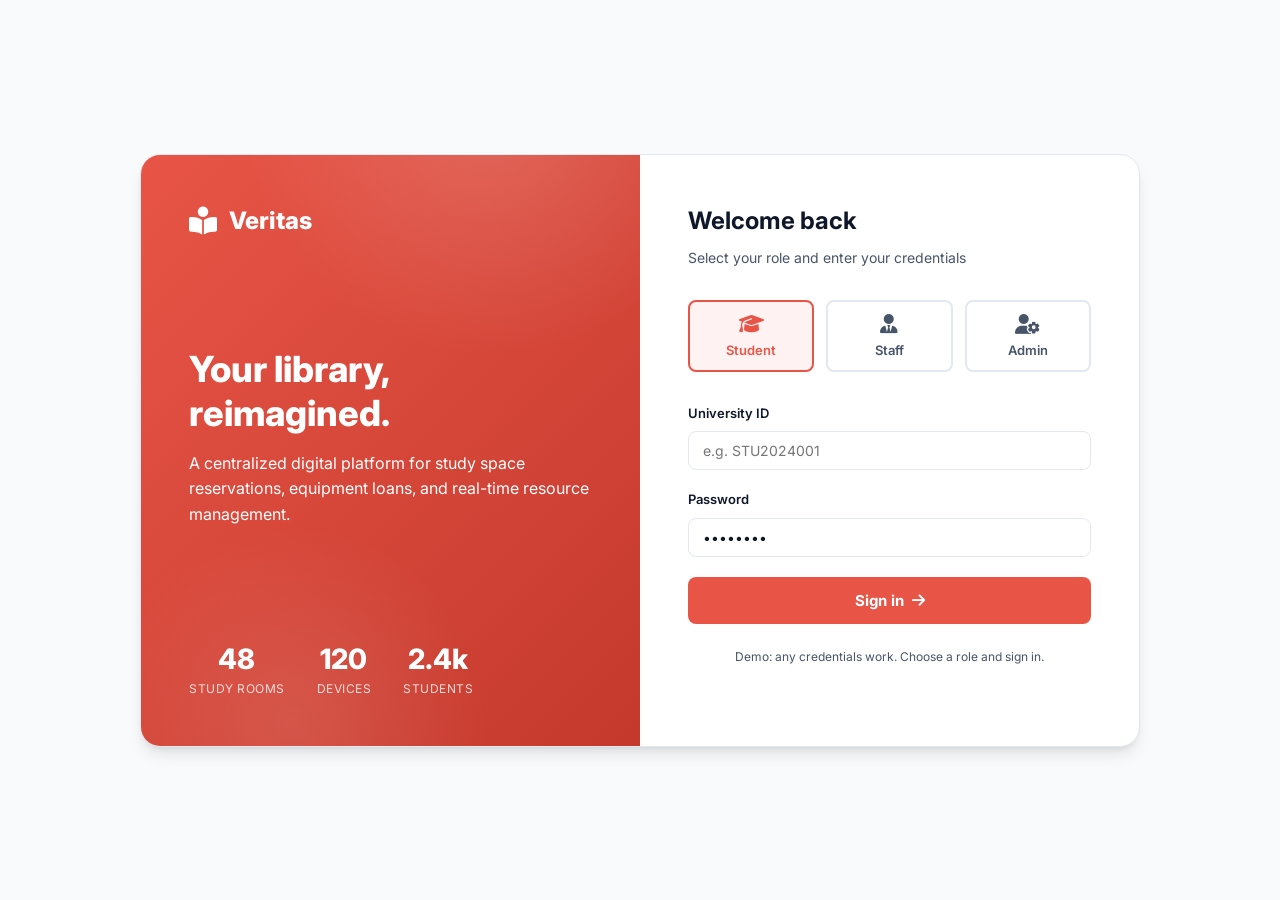
<file: index.html>
<!DOCTYPE html>
<html lang="en" data-theme="light">
<head>
    <meta charset="UTF-8">
    <meta name="viewport" content="width=device-width, initial-scale=1.0">
    <title>Veritas — Library Management System</title>
    <link rel="preconnect" href="https://fonts.googleapis.com">
    <link rel="preconnect" href="https://fonts.gstatic.com" crossorigin>
    <link href="https://fonts.googleapis.com/css2?family=Inter:wght@300;400;500;600;700;800&display=swap" rel="stylesheet">
    <link rel="stylesheet" href="https://cdnjs.cloudflare.com/ajax/libs/font-awesome/6.4.0/css/all.min.css">
    <link rel="stylesheet" href="style.css">
</head>
<body>
    <!-- Login Splash Animation -->
    <div class="login-splash" id="login-splash">
      <div class="login-splash-logo">
        <i class="fa-solid fa-book-open"></i>
        <span>Veritas</span>
      </div>
    </div>

    <div id="toast-container"></div>

    <div id="modal-backdrop" class="modal-backdrop">
        <div class="modal">
            <div class="modal-header">
                <h3 id="modal-title">Title</h3>
                <button class="modal-close" onclick="closeModal()"><i class="fa-solid fa-xmark"></i></button>
            </div>
            <div id="modal-body" class="modal-body">Body</div>
            <div id="modal-footer" class="modal-footer">Footer</div>
        </div>
    </div>

    <!-- ================= LOGIN PAGE ================= -->
    <div id="page-login" class="page active">
        <div class="login-wrap">
            <div class="login-hero">
                <div class="login-logo"><i class="fa-solid fa-book-open-reader"></i> <span>Veritas</span></div>
                <div>
                    <h1>Your library, reimagined.</h1>
                    <p>A centralized digital platform for study space reservations, equipment loans, and real-time resource management.</p>
                </div>
                <div class="login-hero-stats">
                    <div class="login-hero-stat"><div class="login-hero-stat-val">48</div><div class="login-hero-stat-lbl">Study Rooms</div></div>
                    <div class="login-hero-stat"><div class="login-hero-stat-val">120</div><div class="login-hero-stat-lbl">Devices</div></div>
                    <div class="login-hero-stat"><div class="login-hero-stat-val">2.4k</div><div class="login-hero-stat-lbl">Students</div></div>
                </div>
            </div>
            <div class="login-form-wrap">
                <h2>Welcome back</h2>
                <p>Select your role and enter your credentials</p>
                <div class="role-buttons">
                    <button class="role-btn active" onclick="selectRole('student', this)"><i class="fa-solid fa-graduation-cap"></i> Student</button>
                    <button class="role-btn" onclick="selectRole('staff', this)"><i class="fa-solid fa-user-tie"></i> Staff</button>
                    <button class="role-btn" onclick="selectRole('admin', this)"><i class="fa-solid fa-user-gear"></i> Admin</button>
                </div>
                <form onsubmit="event.preventDefault(); doLogin();">
                    <div class="form-group"><label class="form-label">University ID</label><input type="text" id="login-user" class="form-control" placeholder="e.g. STU2024001" required></div>
                    <div class="form-group"><label class="form-label">Password</label><input type="password" class="form-control" placeholder="••••••••" value="password"></div>
                    <button type="submit" class="login-submit">Sign in <i class="fa-solid fa-arrow-right"></i></button>
                </form>
                <p class="login-hint">Demo: any credentials work. Choose a role and sign in.</p>
            </div>
        </div>
    </div>

    <!-- ================= STUDENT PAGE ================= -->
    <div id="page-student" class="page">
        <nav class="navbar">
            <button class="nav-sidebar-toggle" onclick="toggleSidebar('student')"><i class="fa-solid fa-bars"></i></button>
            <div class="navbar-brand"><i class="fa-solid fa-book-open-reader"></i> <span>Veritas</span> LMS</div>
            <div class="navbar-spacer"></div>
            <div class="nav-actions">
                <button class="notif-btn" onclick="toggleProfileDropdown('student-notif-dropdown')"><i class="fa-regular fa-bell"></i><span class="notif-badge" id="student-notif-count">3</span></button>
                <div class="profile-dropdown" id="student-notif-dropdown">
                    <div class="profile-dropdown-header"><strong>Notifications</strong></div>
                    <div id="student-notif-list" class="notif-list-dropdown"></div>
                </div>
                <div class="nav-profile">
                    <button class="nav-profile-btn" onclick="toggleProfileDropdown('student-profile-dropdown')">
                        <div class="nav-avatar">KM</div><span class="nav-name">Kavya M.</span><i class="fa-solid fa-chevron-down nav-profile-caret"></i>
                    </button>
                    <div class="profile-dropdown" id="student-profile-dropdown">
                        <div class="profile-dropdown-header"><div class="profile-dropdown-name">Kavya Menon</div><div class="profile-dropdown-role">Student · STU2024001</div></div>
                        <button class="profile-dropdown-item" onclick="navToPanel('student','account')"><i class="fa-regular fa-user"></i> Account Center</button>
                        <button class="profile-dropdown-item" onclick="navToPanel('student','settings')"><i class="fa-solid fa-gear"></i> Settings</button>
                        <div class="profile-dropdown-divider"></div>
                        <button class="profile-dropdown-item danger" onclick="logout()"><i class="fa-solid fa-right-from-bracket"></i> Sign Out</button>
                    </div>
                </div>
            </div>
        </nav>

        <div class="dashboard-shell">
            <aside id="student-sidebar" class="sidebar">
                <div class="sidebar-section"><div class="sidebar-label">Main</div>
                    <a class="sidebar-item active" data-panel="overview" onclick="navToPanel('student','overview',this)"><i class="fa-solid fa-grid-2 sidebar-icon"></i> Overview</a>
                    <a class="sidebar-item" data-panel="availability" onclick="navToPanel('student','availability',this)"><i class="fa-solid fa-magnifying-glass sidebar-icon"></i> Availability</a>
                    <a class="sidebar-item" data-panel="reservations" onclick="navToPanel('student','reservations',this)"><i class="fa-regular fa-calendar sidebar-icon"></i> Reservations</a>
                    <a class="sidebar-item" data-panel="qr" onclick="navToPanel('student','qr',this)"><i class="fa-solid fa-qrcode sidebar-icon"></i> QR Check-In/Out</a>
                </div>
                <div class="sidebar-section"><div class="sidebar-label">Support</div>
                    <a class="sidebar-item" data-panel="notifications" onclick="navToPanel('student','notifications',this)"><i class="fa-regular fa-bell sidebar-icon"></i> Notifications</a>
                    <a class="sidebar-item" data-panel="issues" onclick="navToPanel('student','issues',this)"><i class="fa-solid fa-triangle-exclamation sidebar-icon"></i> Report Issue</a>
                </div>
                <div class="sidebar-section"><div class="sidebar-label">Account</div>
                    <a class="sidebar-item" data-panel="account" onclick="navToPanel('student','account',this)"><i class="fa-regular fa-user sidebar-icon"></i> Account Center</a>
                    <a class="sidebar-item" data-panel="settings" onclick="navToPanel('student','settings',this)"><i class="fa-solid fa-sliders sidebar-icon"></i> Settings</a>
                </div>
            </aside>
            <div id="student-sidebar-overlay" class="sidebar-overlay" onclick="closeSidebar()"></div>

            <main class="main-content">
                <!-- Overview -->
                <section id="student-panel-overview" class="panel active">
                    <div class="page-header"><div class="page-header-left"><h2>Welcome back, Kavya 👋</h2><p>Thursday, 25 June 2026 · University Library</p></div><button class="btn btn-primary" onclick="navToPanel('student','reservations')"><i class="fa-solid fa-plus"></i> New Reservation</button></div>
                    <div class="cards-grid">
                        <div class="stat-card"><div class="stat-card-icon" style="color:#E85547;"><i class="fa-solid fa-door-open"></i></div><div class="stat-card-val" id="s-avail-rooms">12</div><div class="stat-card-label">Rooms Available</div><div class="stat-card-sub"><i class="fa-solid fa-arrow-up"></i> 3 from yesterday</div></div>
                        <div class="stat-card"><div class="stat-card-icon" style="color:#2e7d52;"><i class="fa-solid fa-laptop"></i></div><div class="stat-card-val" id="s-avail-laptops">8</div><div class="stat-card-label">Laptops Available</div><div class="stat-card-sub"><i class="fa-solid fa-arrow-up"></i> 2 from yesterday</div></div>
                        <div class="stat-card"><div class="stat-card-icon" style="color:#c97b22;"><i class="fa-solid fa-calculator"></i></div><div class="stat-card-val" id="s-avail-calc">5</div><div class="stat-card-label">Calculators Available</div></div>
                        <div class="stat-card"><div class="stat-card-icon" style="color:#b93025;"><i class="fa-solid fa-clock"></i></div><div class="stat-card-val">2</div><div class="stat-card-label">Active Bookings</div><div class="stat-card-sub" style="color:#b93025;">1 due today</div></div>
                    </div>
                    <div class="section-card"><div class="section-card-header"><h3>My Current Reservations</h3><button class="btn btn-ghost btn-sm">See all</button></div><div class="section-card-body table-wrap"><table><thead><tr><th>Resource</th><th>Type</th><th>Time Slot</th><th>Status</th><th>Action</th></tr></thead><tbody id="my-reservations-body"></tbody></table></div></div>
                </section>

                <!-- Availability -->
                <section id="student-panel-availability" class="panel">
                    <div class="page-header"><div class="page-header-left"><h2>Resource Availability</h2><p>Real-time status of all library resources</p></div></div>
                    <div class="section-card">
                        <div class="section-card-header">
                            <div class="filter-group">
                                <select id="filter-type" class="form-control form-select" onchange="filterResources()"><option value="all">All Types</option><option value="room">Study Rooms</option><option value="laptop">Laptops</option><option value="calculator">Calculators</option></select>
                                <select id="filter-status" class="form-control form-select" onchange="filterResources()"><option value="all">All Status</option><option value="available">Available</option><option value="occupied">Occupied</option><option value="waitlist">Waitlist</option></select>
                            </div>
                        </div>
                        <div class="section-card-body"><div id="resource-grid" class="resource-grid"></div></div>
                    </div>
                </section>

                <!-- Reservations -->
                <section id="student-panel-reservations" class="panel">
                    <div class="page-header"><div class="page-header-left"><h2>Reservations</h2><p>Book a resource or browse your history</p></div></div>
                    <div class="grid-2">
                        <div class="section-card">
                            <div class="section-card-header"><h3>New Reservation</h3></div>
                            <div class="section-card-body">
                                <div class="form-group"><label class="form-label">Resource Type</label><select id="res-type" class="form-control form-select" onchange="updateResOptions()"><option value="room">Study Room</option><option value="laptop">Laptop</option><option value="calculator">Calculator</option></select></div>
                                <div class="form-group"><label class="form-label">Select Resource</label><select id="res-resource" class="form-control form-select"></select></div>
                                <div class="form-row">
                                    <div class="form-group"><label class="form-label">Date</label><input type="date" id="res-date" class="form-control"></div>
                                    <div class="form-group"><label class="form-label">Time Slot</label><select id="res-slot" class="form-control form-select"><option>08:00 – 10:00</option><option>10:00 – 12:00</option><option>12:00 – 14:00</option><option>14:00 – 16:00</option><option>16:00 – 18:00</option><option>18:00 – 20:00</option></select></div>
                                </div>
                                <div class="form-group" id="room-size-group" style="display:none;"><label class="form-label">Group Size</label><input type="number" class="form-control" placeholder="We'll match the most suitable room."></div>
                                <div class="form-group"><label class="form-label">Notes (optional)</label><textarea id="res-notes" class="form-control" rows="3"></textarea></div>
                                <div class="btn-group"><button class="btn btn-primary" onclick="submitReservation(false)">Reserve</button><button class="btn btn-secondary" onclick="submitReservation(true)">Join Waitlist</button></div>
                            </div>
                        </div>
                        <div class="section-card">
                            <div class="section-card-header"><h3>My Reservation Calendar</h3></div>
                            <div class="section-card-body">
                                <div id="student-cal" class="cal-wrap"></div>
                                <div class="cal-legend"><div class="cal-legend-item"><div class="cal-legend-dot" style="background:rgba(232,85,71,.12);"></div> Has reservation</div><div class="cal-legend-item"><div class="cal-legend-dot" style="background:var(--red);"></div> Selected / Today</div></div>
                                <div id="student-cal-events" class="cal-events-panel"></div>
                            </div>
                        </div>
                    </div>
                </section>

                <!-- QR -->
                <section id="student-panel-qr" class="panel">
                    <div class="page-header"><div class="page-header-left"><h2>QR Check-In / Check-Out</h2><p>Scan the resource QR code to update status</p></div></div>
                    <div class="grid-2">
                        <div class="section-card">
                            <div class="section-card-body" style="display:flex;flex-direction:column;align-items:center;gap:24px;padding:40px;">
                                <div class="qr-scanner">
                                    <div class="qr-frame"><i class="fa-solid fa-qrcode qr-placeholder"></i></div>
                                    <h3>Scan Resource QR Code</h3>
                                    <p>Point your camera at the resource barcode</p>
                                </div>
                                <div class="form-group" style="width:100%;max-width:300px;"><label class="form-label">Select Resource</label><select id="qr-resource-select" class="form-control form-select"></select></div>
                                <div class="btn-group"><button class="btn btn-success" onclick="doQRAction('checkin')"><i class="fa-solid fa-check"></i> Check In</button><button class="btn btn-danger" onclick="doQRAction('checkout')"><i class="fa-solid fa-xmark"></i> Check Out</button></div>
                            </div>
                        </div>
                        <div class="section-card"><div class="section-card-header"><h3>QR Activity Log</h3></div><div class="section-card-body table-wrap"><table><thead><tr><th>Time</th><th>Resource</th><th>Action</th></tr></thead><tbody id="qr-log"></tbody></table></div></div>
                    </div>
                </section>

                <!-- Notifications -->
                <section id="student-panel-notifications" class="panel">
                    <div class="page-header"><div class="page-header-left"><h2>Notifications</h2><p>Your latest alerts and updates</p></div><button class="btn btn-secondary" onclick="markAllRead()">Mark all read</button></div>
                    <div class="section-card"><div class="section-card-body"><div id="student-notif-list-full" class="notif-list"></div></div></div>
                </section>

                <!-- Issues -->
                <section id="student-panel-issues" class="panel">
                    <div class="page-header"><div class="page-header-left"><h2>Report an Issue</h2><p>Alert staff about damaged or faulty equipment</p></div></div>
                    <div class="grid-2">
                        <div class="section-card">
                            <div class="section-card-header"><h3>Submit Report</h3></div>
                            <div class="section-card-body">
                                <div class="form-group"><label class="form-label">Resource</label><select id="issue-resource" class="form-control form-select"></select></div>
                                <div class="form-group"><label class="form-label">Issue Type</label><select id="issue-type" class="form-control form-select"><option>Hardware Damage</option><option>Software Problem</option><option>Missing Component</option><option>Cleanliness</option><option>Other</option></select></div>
                                <div class="form-group"><label class="form-label">Description</label><textarea id="issue-desc" class="form-control" rows="4"></textarea></div>
                                <button class="btn btn-primary" onclick="submitIssue()">Submit Report</button>
                            </div>
                        </div>
                        <div class="section-card"><div class="section-card-header"><h3>My Reports</h3></div><div class="section-card-body"><div id="issues-list" class="issues-list"></div></div></div>
                    </div>
                </section>

                <!-- Account Center (FULLY RESTORED) -->
                <section id="student-panel-account" class="panel">
                    <div class="page-header"><div class="page-header-left"><h2>Account Center</h2><p>Manage your profile and credentials</p></div></div>
                    <div class="section-card">
                        <div class="section-card-header"><h3>Profile Information</h3><button class="btn btn-primary btn-sm" onclick="saveAccount()">Save Changes</button></div>
                        <div class="section-card-body">
                            <div class="account-avatar-big">KM</div>
                            <p style="margin-bottom:16px; color:var(--text-muted); font-size:13px;">Kavya Menon · Student · STU2024001 <button class="btn btn-ghost btn-xs" style="margin-left:8px;">Change Photo</button></p>
                            <div class="account-info-grid">
                                <div class="form-group"><label class="form-label">First Name</label><input type="text" class="form-control" value="Kavya"></div>
                                <div class="form-group"><label class="form-label">Last Name</label><input type="text" class="form-control" value="Menon"></div>
                                <div class="form-group"><label class="form-label">Student ID</label><input type="text" class="form-control" value="STU2024001" disabled></div>
                                <div class="form-group"><label class="form-label">Faculty</label><input type="text" class="form-control" value="Faculty of Computing"></div>
                                <div class="form-group"><label class="form-label">Email</label><input type="email" class="form-control" value="kavya.m@uni.edu"></div>
                                <div class="form-group"><label class="form-label">Phone</label><input type="text" class="form-control" value="+94 77 123 4567"></div>
                            </div>
                        </div>
                    </div>
                    <div class="section-card">
                        <div class="section-card-header"><h3>Change Password</h3></div>
                        <div class="section-card-body">
                            <div class="account-info-grid">
                                <div class="form-group"><label class="form-label">Current Password</label><input type="password" class="form-control" placeholder="••••••••"></div>
                                <div class="form-group"><label class="form-label">New Password</label><input type="password" class="form-control" placeholder="••••••••"></div>
                            </div>
                            <div class="form-group" style="max-width:calc(50% - 8px);"><label class="form-label">Confirm Password</label><input type="password" class="form-control" placeholder="••••••••"></div>
                            <button class="btn btn-primary" onclick="showToast('Password updated','success')">Update Password</button>
                        </div>
                    </div>
                    <div class="section-card">
                        <div class="section-card-header"><h3>Active Sessions</h3></div>
                        <div class="section-card-body table-wrap">
                            <table>
                                <thead><tr><th>Device</th><th>Location</th><th>Last Active</th><th></th></tr></thead>
                                <tbody>
                                    <tr><td><i class="fa-brands fa-windows" style="margin-right:8px; color:var(--text-muted);"></i> Chrome · Windows <span class="badge badge-available" style="margin-left:8px;">Current</span></td><td>Colombo, LK</td><td>Now</td><td></td></tr>
                                    <tr><td><i class="fa-brands fa-apple" style="margin-right:8px; color:var(--text-muted);"></i> Safari · iPhone</td><td>Colombo, LK</td><td>2h ago</td><td><button class="btn btn-danger btn-xs">Revoke</button></td></tr>
                                </tbody>
                            </table>
                        </div>
                    </div>
                </section>

                <!-- Settings (FULLY RESTORED) -->
                <section id="student-panel-settings" class="panel">
                    <div class="page-header"><div class="page-header-left"><h2>Settings</h2><p>Customize your Veritas experience</p></div><button class="btn btn-primary btn-sm" onclick="showToast('Settings saved','success')">Save All</button></div>
                    <div class="section-card">
                        <div class="section-card-header"><h3>Appearance</h3></div>
                        <div class="section-card-body">
                            <div class="toggle-row"><div class="toggle-info"><label>Dark Mode</label><p>Switch to a darker interface to reduce eye strain</p></div><label class="toggle"><input type="checkbox" id="dark-mode-toggle" onchange="toggleDarkMode(this)"><span class="toggle-slider"></span></label></div>
                            <div class="toggle-row"><div class="toggle-info"><label>Compact Layout</label><p>Reduce spacing for a denser information view</p></div><label class="toggle"><input type="checkbox"><span class="toggle-slider"></span></label></div>
                            <div class="toggle-row"><div class="toggle-info"><label>Reduce Motion</label><p>Minimize animations throughout the interface</p></div><label class="toggle"><input type="checkbox"><span class="toggle-slider"></span></label></div>
                        </div>
                    </div>
                    <div class="section-card">
                        <div class="section-card-header"><h3>Notifications</h3></div>
                        <div class="section-card-body">
                            <div class="toggle-row"><div class="toggle-info"><label>Email Notifications</label><p>Reservation confirmations, reminders, and overdue alerts</p></div><label class="toggle"><input type="checkbox" checked><span class="toggle-slider"></span></label></div>
                            <div class="toggle-row"><div class="toggle-info"><label>SMS Alerts</label><p>Urgent notifications via text message</p></div><label class="toggle"><input type="checkbox"><span class="toggle-slider"></span></label></div>
                            <div class="toggle-row"><div class="toggle-info"><label>Waitlist Updates</label><p>Notify me when a waitlisted resource becomes available</p></div><label class="toggle"><input type="checkbox" checked><span class="toggle-slider"></span></label></div>
                            <div class="toggle-row"><div class="toggle-info"><label>Return Reminders</label><p>Send me a reminder 30 minutes before a resource is due</p></div><label class="toggle"><input type="checkbox" checked><span class="toggle-slider"></span></label></div>
                            <div class="toggle-row"><div class="toggle-info"><label>Marketing Updates</label><p>News about new library resources and events</p></div><label class="toggle"><input type="checkbox"><span class="toggle-slider"></span></label></div>
                        </div>
                    </div>
                    <div class="section-card">
                        <div class="section-card-header"><h3>Reservation Preferences</h3></div>
                        <div class="section-card-body">
                            <div class="account-info-grid">
                                <div class="form-group"><label class="form-label">Default Resource Type</label><select class="form-control form-select"><option>Study Room</option><option>Laptop</option><option>Calculator</option></select></div>
                                <div class="form-group"><label class="form-label">Default Time Slot</label><select class="form-control form-select"><option>08:00 – 10:00</option><option>10:00 – 12:00</option><option>14:00 – 16:00</option></select></div>
                            </div>
                            <div class="form-group" style="max-width:calc(50% - 8px);"><label class="form-label">Default Group Size</label><input type="number" class="form-control" value="4"></div>
                            <div class="toggle-row"><div class="toggle-info"><label>Auto-join Waitlist</label><p>Automatically add me to waitlist if my first choice is unavailable</p></div><label class="toggle"><input type="checkbox" checked><span class="toggle-slider"></span></label></div>
                        </div>
                    </div>
                    <div class="section-card">
                        <div class="section-card-header"><h3>Privacy & Data</h3></div>
                        <div class="section-card-body">
                            <div class="toggle-row"><div class="toggle-info"><label>Usage Analytics</label><p>Allow Veritas to use my usage data to improve recommendations</p></div><label class="toggle"><input type="checkbox" checked><span class="toggle-slider"></span></label></div>
                            <div class="toggle-row"><div class="toggle-info"><label>Show Online Status</label><p>Let staff see when I was last active</p></div><label class="toggle"><input type="checkbox"><span class="toggle-slider"></span></label></div>
                            <div class="btn-group" style="margin-top:16px;">
                                <button class="btn btn-secondary" onclick="showToast('Data export started','info')">Export My Data</button>
                                <button class="btn btn-danger" onclick="showToast('Account deletion requires admin approval','warn')">Delete Account</button>
                            </div>
                        </div>
                    </div>
                </section>
            </main>
        </div>
    </div>

    <!-- ================= STAFF PAGE ================= -->
    <div id="page-staff" class="page">
        <nav class="navbar">
            <button class="nav-sidebar-toggle" onclick="toggleSidebar('staff')"><i class="fa-solid fa-bars"></i></button>
            <div class="navbar-brand"><i class="fa-solid fa-book-open-reader"></i> <span>Veritas</span> LMS</div>
            <div class="navbar-spacer"></div>
            <div class="nav-actions">
                <button class="notif-btn"><i class="fa-regular fa-bell"></i><span class="notif-badge">5</span></button>
                <div class="nav-profile">
                    <button class="nav-profile-btn" onclick="toggleProfileDropdown('staff-profile-dropdown')">
                        <div class="nav-avatar">LT</div><span class="nav-name">Liam T.</span><i class="fa-solid fa-chevron-down nav-profile-caret"></i>
                    </button>
                    <div class="profile-dropdown" id="staff-profile-dropdown">
                        <div class="profile-dropdown-header"><div class="profile-dropdown-name">Liam Thompson</div><div class="profile-dropdown-role">Library Staff</div></div>
                        <button class="profile-dropdown-item" onclick="navToPanel('staff','account')"><i class="fa-regular fa-user"></i> Account Center</button>
                        <button class="profile-dropdown-item" onclick="navToPanel('staff','settings')"><i class="fa-solid fa-gear"></i> Settings</button>
                        <div class="profile-dropdown-divider"></div>
                        <button class="profile-dropdown-item danger" onclick="logout()"><i class="fa-solid fa-right-from-bracket"></i> Sign Out</button>
                    </div>
                </div>
            </div>
        </nav>
        <div class="dashboard-shell">
            <aside id="staff-sidebar" class="sidebar">
                <div class="sidebar-section"><div class="sidebar-label">Operations</div>
                    <a class="sidebar-item active" data-panel="overview" onclick="navToPanel('staff','overview',this)"><i class="fa-solid fa-grid-2 sidebar-icon"></i> Overview</a>
                    <a class="sidebar-item" data-panel="manual" onclick="navToPanel('staff','manual',this)"><i class="fa-solid fa-arrow-right-arrow-left sidebar-icon"></i> Manual Check-In/Out</a>
                    <a class="sidebar-item" data-panel="overdue" onclick="navToPanel('staff','overdue',this)"><i class="fa-solid fa-clock-rotate-left sidebar-icon"></i> Overdue Items</a>
                    <a class="sidebar-item" data-panel="overrides" onclick="navToPanel('staff','overrides',this)"><i class="fa-solid fa-wrench sidebar-icon"></i> Override Requests</a>
                    <a class="sidebar-item" data-panel="utilization" onclick="navToPanel('staff','utilization',this)"><i class="fa-solid fa-chart-simple sidebar-icon"></i> Utilization History</a>
                </div>
                <div class="sidebar-section"><div class="sidebar-label">Account</div>
                    <a class="sidebar-item" data-panel="account" onclick="navToPanel('staff','account',this)"><i class="fa-regular fa-user sidebar-icon"></i> Account Center</a>
                    <a class="sidebar-item" data-panel="settings" onclick="navToPanel('staff','settings',this)"><i class="fa-solid fa-sliders sidebar-icon"></i> Settings</a>
                </div>
            </aside>
            <div id="staff-sidebar-overlay" class="sidebar-overlay" onclick="closeSidebar()"></div>
            <main class="main-content">
                <section id="staff-panel-overview" class="panel active">
                    <div class="page-header"><div class="page-header-left"><h2>Staff Dashboard</h2><p>Library operations overview</p></div></div>
                    <div class="cards-grid">
                        <div class="stat-card"><div class="stat-card-icon" style="color:#2e7d52;"><i class="fa-solid fa-circle-check"></i></div><div class="stat-card-val">34</div><div class="stat-card-label">Active Loans</div></div>
                        <div class="stat-card"><div class="stat-card-icon" style="color:#b93025;"><i class="fa-solid fa-triangle-exclamation"></i></div><div class="stat-card-val" id="overdue-count-stat">5</div><div class="stat-card-label">Overdue Items</div></div>
                        <div class="stat-card"><div class="stat-card-icon" style="color:#c97b22;"><i class="fa-solid fa-wrench"></i></div><div class="stat-card-val" id="override-count-stat">3</div><div class="stat-card-label">Pending Overrides</div></div>
                        <div class="stat-card"><div class="stat-card-icon" style="color:#E85547;"><i class="fa-solid fa-chart-pie"></i></div><div class="stat-card-val">91%</div><div class="stat-card-label">Utilization Today</div><div class="stat-card-sub"><i class="fa-solid fa-arrow-up"></i> 6% vs last week</div></div>
                    </div>
                    <div class="section-card"><div class="section-card-header"><h3>Today's Activity Log</h3></div><div class="section-card-body table-wrap"><table><thead><tr><th>Time</th><th>Student</th><th>Resource</th><th>Action</th><th>Method</th></tr></thead><tbody id="staff-activity-body"></tbody></table></div></div>
                </section>

                <section id="staff-panel-manual" class="panel">
                    <div class="page-header"><div class="page-header-left"><h2>Manual Check-In / Check-Out</h2><p>Process walk-in requests at the desk</p></div></div>
                    <div class="grid-2">
                        <div class="section-card"><div class="section-card-header"><h3>Process Transaction</h3></div><div class="section-card-body">
                            <div class="form-group"><label class="form-label">Student ID</label><input type="text" id="staff-student-id" class="form-control" placeholder="e.g. STU2024001"></div>
                            <div class="form-group"><label class="form-label">Resource</label><select id="staff-resource-select" class="form-control form-select"></select></div>
                            <div class="btn-group"><button class="btn btn-success" onclick="staffCheckAction('in')"><i class="fa-solid fa-check"></i> Check In</button><button class="btn btn-danger" onclick="staffCheckAction('out')"><i class="fa-solid fa-xmark"></i> Check Out</button></div>
                        </div></div>
                        <div class="section-card"><div class="section-card-header"><h3>Current Loans</h3></div><div class="section-card-body table-wrap"><table><thead><tr><th>Student</th><th>Resource</th><th>Due</th><th>Status</th></tr></thead><tbody id="current-loans-body"></tbody></table></div></div>
                    </div>
                </section>

                <section id="staff-panel-overdue" class="panel">
                    <div class="page-header"><div class="page-header-left"><h2>Overdue Items</h2><p>Items past their return deadline</p></div></div>
                    <div class="section-card"><div class="section-card-header"><h3>Overdue List</h3></div><div class="section-card-body table-wrap"><table><thead><tr><th>Student</th><th>Resource</th><th>Due Date</th><th>Days Overdue</th><th>Actions</th></tr></thead><tbody id="overdue-body"></tbody></table></div></div>
                </section>

                <section id="staff-panel-overrides" class="panel">
                    <div class="page-header"><div class="page-header-left"><h2>Override Requests</h2><p>Manual conflict resolutions and special approvals</p></div></div>
                    <div class="section-card"><div class="section-card-header"><h3>Pending Requests</h3></div><div class="section-card-body table-wrap"><table><thead><tr><th>Student</th><th>Resource</th><th>Reason</th><th>Requested</th><th>Actions</th></tr></thead><tbody id="override-body"></tbody></table></div></div>
                </section>

                <section id="staff-panel-utilization" class="panel">
                    <div class="page-header"><div class="page-header-left"><h2>Utilization History</h2><p>Full calendar view of all resource usage across the library</p></div></div>
                    <div class="section-card">
                        <div class="section-card-header"><h3>Library Calendar</h3><div class="filter-group"><select id="staff-cal-filter" class="form-control form-select" onchange="renderStaffCalendar()"><option value="all">All Resources</option><option value="room">Study Rooms</option><option value="laptop">Laptops</option><option value="calculator">Calculators</option></select></div></div>
                        <div class="section-card-body">
                            <div id="staff-cal" class="cal-wrap"></div>
                            <div class="cal-legend"><div class="cal-legend-item"><div class="cal-legend-dot" style="background:rgba(232,85,71,.12);"></div> Has activity</div><div class="cal-legend-item"><div class="cal-legend-dot" style="background:var(--red);"></div> Selected</div></div>
                            <div id="staff-cal-events" class="cal-events-panel"></div>
                        </div>
                    </div>
                    <div class="grid-2">
                        <div class="section-card"><div class="section-card-header"><h3>Utilization Summary</h3></div><div class="section-card-body"><div id="staff-utilization-chart" class="chart-bar-wrap"></div></div></div>
                        <div class="section-card"><div class="section-card-header"><h3>All Transactions</h3></div><div class="section-card-body table-wrap"><table><thead><tr><th>Date</th><th>Student</th><th>Resource</th><th>Action</th></tr></thead><tbody id="all-transactions-body"></tbody></table></div></div>
                    </div>
                </section>

                <!-- Staff Account (FULLY RESTORED) -->
                <section id="staff-panel-account" class="panel">
                    <div class="page-header"><div class="page-header-left"><h2>Account Center</h2><p>Manage your staff profile</p></div></div>
                    <div class="section-card">
                        <div class="section-card-header"><h3>Profile Information</h3><button class="btn btn-primary btn-sm" onclick="showToast('Profile saved','success')">Save</button></div>
                        <div class="section-card-body">
                            <div class="account-avatar-big">LT</div>
                            <p style="margin-bottom:16px; color:var(--text-muted); font-size:13px;">Liam Thompson · Library Staff · ID: STAFF0042</p>
                            <div class="account-info-grid">
                                <div class="form-group"><label class="form-label">First Name</label><input type="text" class="form-control" value="Liam"></div>
                                <div class="form-group"><label class="form-label">Last Name</label><input type="text" class="form-control" value="Thompson"></div>
                                <div class="form-group"><label class="form-label">Email</label><input type="email" class="form-control" value="liam.t@uni.edu"></div>
                            </div>
                        </div>
                    </div>
                    <div class="section-card">
                        <div class="section-card-header"><h3>Change Password</h3></div>
                        <div class="section-card-body">
                            <div class="account-info-grid">
                                <div class="form-group"><label class="form-label">Current Password</label><input type="password" class="form-control" placeholder="••••••••"></div>
                                <div class="form-group"><label class="form-label">New Password</label><input type="password" class="form-control" placeholder="••••••••"></div>
                            </div>
                            <button class="btn btn-primary" onclick="showToast('Password updated','success')">Update Password</button>
                        </div>
                    </div>
                </section>

                <!-- Staff Settings (FULLY RESTORED) -->
                <section id="staff-panel-settings" class="panel">
                    <div class="page-header"><div class="page-header-left"><h2>Settings</h2></div></div>
                    <div class="section-card">
                        <div class="section-card-header"><h3>Appearance</h3></div>
                        <div class="section-card-body">
                            <div class="toggle-row"><div class="toggle-info"><label>Dark Mode</label><p>Switch to a darker interface</p></div><label class="toggle"><input type="checkbox" id="staff-dark-toggle" onchange="toggleDarkMode(this)"><span class="toggle-slider"></span></label></div>
                            <div class="toggle-row"><div class="toggle-info"><label>Compact Layout</label><p>Denser information view</p></div><label class="toggle"><input type="checkbox"><span class="toggle-slider"></span></label></div>
                        </div>
                    </div>
                    <div class="section-card">
                        <div class="section-card-header"><h3>Notifications</h3></div>
                        <div class="section-card-body">
                            <div class="toggle-row"><div class="toggle-info"><label>Email Alerts</label><p>Overdue and override notifications</p></div><label class="toggle"><input type="checkbox" checked><span class="toggle-slider"></span></label></div>
                            <div class="toggle-row"><div class="toggle-info"><label>SMS Alerts</label><p>Urgent staff notifications</p></div><label class="toggle"><input type="checkbox"><span class="toggle-slider"></span></label></div>
                        </div>
                    </div>
                </section>
            </main>
        </div>
    </div>

    <!-- ================= ADMIN PAGE ================= -->
    <div id="page-admin" class="page">
        <nav class="navbar">
            <button class="nav-sidebar-toggle" onclick="toggleSidebar('admin')"><i class="fa-solid fa-bars"></i></button>
            <div class="navbar-brand"><i class="fa-solid fa-book-open-reader"></i> <span>Veritas</span> LMS</div>
            <div class="navbar-spacer"></div>
            <div class="nav-actions">
                <button class="notif-btn"><i class="fa-regular fa-bell"></i><span class="notif-badge">1</span></button>
                <div class="nav-profile">
                    <button class="nav-profile-btn" onclick="toggleProfileDropdown('admin-profile-dropdown')">
                        <div class="nav-avatar">DN</div><span class="nav-name">Dr. Nair</span><i class="fa-solid fa-chevron-down nav-profile-caret"></i>
                    </button>
                    <div class="profile-dropdown" id="admin-profile-dropdown">
                        <div class="profile-dropdown-header"><div class="profile-dropdown-name">Dr. Anitha Nair</div><div class="profile-dropdown-role">Library Administrator</div></div>
                        <button class="profile-dropdown-item" onclick="navToPanel('admin','account')"><i class="fa-regular fa-user"></i> Account Center</button>
                        <button class="profile-dropdown-item" onclick="navToPanel('admin','settings')"><i class="fa-solid fa-gear"></i> Settings</button>
                        <div class="profile-dropdown-divider"></div>
                        <button class="profile-dropdown-item danger" onclick="logout()"><i class="fa-solid fa-right-from-bracket"></i> Sign Out</button>
                    </div>
                </div>
            </div>
        </nav>
        <div class="dashboard-shell">
            <aside id="admin-sidebar" class="sidebar">
                <div class="sidebar-section"><div class="sidebar-label">Analytics</div>
                    <a class="sidebar-item active" data-panel="analytics" onclick="navToPanel('admin','analytics',this)"><i class="fa-solid fa-chart-line sidebar-icon"></i> Analytics</a>
                    <a class="sidebar-item" data-panel="fair-usage" onclick="navToPanel('admin','fair-usage',this)"><i class="fa-solid fa-scale-balanced sidebar-icon"></i> Fair Usage Policy</a>
                    <a class="sidebar-item" data-panel="priority" onclick="navToPanel('admin','priority',this)"><i class="fa-solid fa-bullseye sidebar-icon"></i> Priority Engine</a>
                </div>
                <div class="sidebar-section"><div class="sidebar-label">Account</div>
                    <a class="sidebar-item" data-panel="account" onclick="navToPanel('admin','account',this)"><i class="fa-regular fa-user sidebar-icon"></i> Account Center</a>
                    <a class="sidebar-item" data-panel="settings" onclick="navToPanel('admin','settings',this)"><i class="fa-solid fa-sliders sidebar-icon"></i> Settings</a>
                </div>
            </aside>
            <div id="admin-sidebar-overlay" class="sidebar-overlay" onclick="closeSidebar()"></div>
            <main class="main-content">
                <section id="admin-panel-analytics" class="panel active">
                    <div class="page-header"><div class="page-header-left"><h2>Analytics Dashboard</h2><p>Usage trends and resource insights</p></div><button class="btn btn-secondary" onclick="refreshCharts()"><i class="fa-solid fa-rotate"></i> Refresh</button></div>
                    <div class="cards-grid">
                        <div class="stat-card"><div class="stat-card-icon" style="color:#E85547;"><i class="fa-regular fa-calendar-check"></i></div><div class="stat-card-val">247</div><div class="stat-card-label">Bookings This Week</div><div class="stat-card-sub"><i class="fa-solid fa-arrow-up"></i> 18% vs last week</div></div>
                        <div class="stat-card"><div class="stat-card-icon" style="color:#2e7d52;"><i class="fa-solid fa-gauge-high"></i></div><div class="stat-card-val">91%</div><div class="stat-card-label">Avg Utilization</div></div>
                        <div class="stat-card"><div class="stat-card-icon" style="color:#b93025;"><i class="fa-solid fa-circle-xmark"></i></div><div class="stat-card-val">12</div><div class="stat-card-label">Cancellations</div></div>
                        <div class="stat-card"><div class="stat-card-icon" style="color:#c97b22;"><i class="fa-solid fa-clock"></i></div><div class="stat-card-val">7</div><div class="stat-card-label">Overdue Items</div></div>
                    </div>
                    <div class="grid-2">
                        <div class="section-card"><div class="section-card-header"><h3>Bookings by Resource Type</h3></div><div class="section-card-body"><div id="chart-resource-type" class="chart-bar-wrap"></div></div></div>
                        <div class="section-card">
                            <div class="section-card-header"><h3>Overall Utilization</h3></div>
                            <div class="section-card-body">
                                <div class="donut-wrap">
                                    <div class="donut">
                                        <svg width="120" height="120" viewBox="0 0 120 120">
                                            <circle cx="60" cy="60" r="50" fill="none" stroke="var(--border)" stroke-width="16"/>
                                            <circle cx="60" cy="60" r="50" fill="none" stroke="var(--red)" stroke-width="16" stroke-dasharray="285 314" stroke-linecap="round"/>
                                        </svg>
                                        <div class="donut-center">91%<small>Used</small></div>
                                    </div>
                                    <div class="donut-legend">
                                        <div class="donut-legend-item"><div class="donut-legend-dot" style="background:var(--red);"></div> Occupied (91%)</div>
                                        <div class="donut-legend-item"><div class="donut-legend-dot" style="background:var(--border);"></div> Available (9%)</div>
                                    </div>
                                </div>
                            </div>
                        </div>
                    </div>
                    <div class="grid-2">
                        <div class="section-card"><div class="section-card-header"><h3>Daily Bookings — This Week</h3></div><div class="section-card-body"><div id="chart-daily" class="chart-bar-wrap"></div></div></div>
                        <div class="section-card"><div class="section-card-header"><h3>Peak Hours</h3></div><div class="section-card-body"><div id="chart-hours" class="chart-bar-wrap"></div></div></div>
                    </div>
                </section>

                <section id="admin-panel-fair-usage" class="panel">
                    <div class="page-header"><div class="page-header-left"><h2>Fair Usage Policy</h2><p>Control how students access and consume resources</p></div></div>
                    <div class="section-card">
                        <div class="section-card-header"><h3>Policy Toggles</h3><button class="btn btn-primary btn-sm" onclick="saveFairUsage()">Save Settings</button></div>
                        <div class="section-card-body">
                            <div class="toggle-row"><div class="toggle-info"><label>Limit Continuous Bookings</label><p>Prevent students from booking the same resource for more than 2 consecutive slots</p></div><label class="toggle"><input type="checkbox" checked><span class="toggle-slider"></span></label></div>
                            <div class="toggle-row"><div class="toggle-info"><label>Exam Period Priority</label><p>Automatically boost priority scores for students with exams within 3 days</p></div><label class="toggle"><input type="checkbox" checked><span class="toggle-slider"></span></label></div>
                            <div class="toggle-row"><div class="toggle-info"><label>Auto-Release Unused Reservations</label><p>Release a reservation if the student does not check in within 15 minutes</p></div><label class="toggle"><input type="checkbox" checked><span class="toggle-slider"></span></label></div>
                            <div class="toggle-row"><div class="toggle-info"><label>Restrict Overdue Users</label><p>Block new bookings for students with unreturned overdue items</p></div><label class="toggle"><input type="checkbox" checked><span class="toggle-slider"></span></label></div>
                            <div class="toggle-row"><div class="toggle-info"><label>Double-Booking Prevention</label><p>Hard-block conflicting reservations for the same time slot</p></div><label class="toggle"><input type="checkbox" checked><span class="toggle-slider"></span></label></div>
                        </div>
                    </div>
                    <div class="section-card">
                        <div class="section-card-header"><h3>Usage Limits</h3></div>
                        <div class="section-card-body">
                            <div class="account-info-grid">
                                <div class="form-group"><label class="form-label">Max daily room bookings per student</label><input type="number" class="form-control" value="3"></div>
                                <div class="form-group"><label class="form-label">Max simultaneous loans per student</label><input type="number" class="form-control" value="2"></div>
                            </div>
                            <div class="form-group" style="max-width:calc(50% - 8px);"><label class="form-label">Auto-release timeout (minutes)</label><input type="number" class="form-control" value="15"></div>
                        </div>
                    </div>
                </section>

                <section id="admin-panel-priority" class="panel">
                    <div class="page-header"><div class="page-header-left"><h2>Priority Allocation Engine</h2><p>Tune the scoring weights for the waitlist algorithm</p></div></div>
                    <div class="grid-2">
                        <div class="section-card">
                            <div class="section-card-header"><h3>Scoring Weights</h3><button class="btn btn-primary btn-sm" onclick="savePrioritySettings()">Apply Settings</button></div>
                            <div class="section-card-body">
                                <div class="weight-card"><label>Exam Proximity Score <span id="lbl-exam">70</span></label><input type="range" min="0" max="100" value="70" oninput="document.getElementById('lbl-exam').textContent=this.value; updateScoreDemo()"></div>
                                <div class="weight-card"><label>Waiting Time Factor <span id="lbl-wait">50</span></label><input type="range" min="0" max="100" value="50" oninput="document.getElementById('lbl-wait').textContent=this.value; updateScoreDemo()"></div>
                                <div class="weight-card"><label>Excess Usage Penalty <span id="lbl-penalty">30</span></label><input type="range" min="0" max="100" value="30" oninput="document.getElementById('lbl-penalty').textContent=this.value; updateScoreDemo()"></div>
                                
                                <div class="form-group" style="margin-top:16px;">
                                    <label class="form-label">Exam Proximity Threshold (days)</label>
                                    <select class="form-control form-select">
                                        <option>1 day</option><option selected>2 days</option><option>3 days</option><option>5 days</option><option>7 days</option>
                                    </select>
                                </div>

                                <div class="score-demo">
                                    <p style="font-size:11px; color:#6e7282; margin-bottom:12px; font-family:var(--font);">Example calculation for a student with an exam in 2 days, waiting 40 minutes.</p>
                                    <div class="score-demo-line">examScore = <span id="sd-exam">70</span> × 0.9 = <span id="sd-exam-val">63.0</span></div>
                                    <div class="score-demo-line">waitScore = <span id="sd-wait">50</span> × 0.7 = <span id="sd-wait-val">35.0</span></div>
                                    <div class="score-demo-line">usagePenalty = <span id="sd-pen">30</span> × 0.2 = <span id="sd-pen-val">6.0</span></div>
                                    <div class="score-total">priorityScore = <b id="sd-total">92.0</b></div>
                                </div>
                            </div>
                        </div>
                        <div class="section-card">
                            <div class="section-card-header"><h3>Waitlist Preview</h3></div>
                            <div class="section-card-body table-wrap"><table><thead><tr><th>#</th><th>Student</th><th>Score</th><th>Reason</th></tr></thead><tbody id="waitlist-preview-body"></tbody></table></div>
                        </div>
                    </div>
                </section>

                <!-- Admin Account (FULLY RESTORED) -->
                <section id="admin-panel-account" class="panel">
                    <div class="page-header"><div class="page-header-left"><h2>Account Center</h2><p>Manage your administrator profile</p></div></div>
                    <div class="section-card">
                        <div class="section-card-header"><h3>Profile Information</h3><button class="btn btn-primary btn-sm" onclick="showToast('Profile saved','success')">Save</button></div>
                        <div class="section-card-body">
                            <div class="account-avatar-big">DN</div>
                            <p style="margin-bottom:16px; color:var(--text-muted); font-size:13px;">Dr. Anitha Nair · Library Administrator</p>
                            <div class="account-info-grid">
                                <div class="form-group"><label class="form-label">First Name</label><input type="text" class="form-control" value="Anitha"></div>
                                <div class="form-group"><label class="form-label">Last Name</label><input type="text" class="form-control" value="Nair"></div>
                                <div class="form-group"><label class="form-label">Email</label><input type="email" class="form-control" value="anitha.n@uni.edu"></div>
                            </div>
                        </div>
                    </div>
                    <div class="section-card">
                        <div class="section-card-header"><h3>Change Password</h3></div>
                        <div class="section-card-body">
                            <div class="account-info-grid">
                                <div class="form-group"><label class="form-label">Current Password</label><input type="password" class="form-control" placeholder="••••••••"></div>
                                <div class="form-group"><label class="form-label">New Password</label><input type="password" class="form-control" placeholder="••••••••"></div>
                            </div>
                            <button class="btn btn-primary" onclick="showToast('Password updated','success')">Update Password</button>
                        </div>
                    </div>
                </section>

                <!-- Admin Settings (FULLY RESTORED) -->
                <section id="admin-panel-settings" class="panel">
                    <div class="page-header"><div class="page-header-left"><h2>Settings</h2><p>System-wide and personal preferences</p></div></div>
                    <div class="section-card">
                        <div class="section-card-header"><h3>Appearance</h3></div>
                        <div class="section-card-body">
                            <div class="toggle-row"><div class="toggle-info"><label>Dark Mode</label><p>Switch to a darker interface</p></div><label class="toggle"><input type="checkbox" id="admin-dark-toggle" onchange="toggleDarkMode(this)"><span class="toggle-slider"></span></label></div>
                            <div class="toggle-row"><div class="toggle-info"><label>Compact Layout</label><p>Denser information view</p></div><label class="toggle"><input type="checkbox"><span class="toggle-slider"></span></label></div>
                        </div>
                    </div>
                    <div class="section-card">
                        <div class="section-card-header"><h3>System Settings</h3></div>
                        <div class="section-card-body">
                            <div class="toggle-row"><div class="toggle-info"><label>Maintenance Mode</label><p>Temporarily disable all new bookings</p></div><label class="toggle"><input type="checkbox"><span class="toggle-slider"></span></label></div>
                            <div class="toggle-row"><div class="toggle-info"><label>Analytics Collection</label><p>Collect anonymized usage data</p></div><label class="toggle"><input type="checkbox" checked><span class="toggle-slider"></span></label></div>
                        </div>
                    </div>
                </section>
            </main>
        </div>
    </div>

    <script src="script.js"></script>
</body>
</html>
</file>
<file: style.css>
/* ============================================================ DESIGN SYSTEM ============================================================ */
:root {
--primary: #E85547;
--primary-hover: #c4392c;
--primary-light: #FEF2F2;
--bg: #F8FAFC;
--surface: #FFFFFF;
--surface-2: #F1F5F9;
--sidebar-bg: #0F172A;
--sidebar-text: #94A3B8;
--sidebar-active: #1E293B;
--text-primary: #0F172A;
--text-secondary: #475569;
--text-muted: #94A3B8;
--border: #E2E8F0;
--success: #10B981;
--warning: #F59E0B;
--danger: #EF4444;
--info: #3B82F6;
--radius: 12px;
--radius-sm: 8px;
--shadow-sm: 0 1px 2px 0 rgb(0 0 0 / 0.05);
--shadow: 0 4px 6px -1px rgb(0 0 0 / 0.1), 0 2px 4px -2px rgb(0 0 0 / 0.1);
--shadow-lg: 0 10px 15px -3px rgb(0 0 0 / 0.1), 0 4px 6px -4px rgb(0 0 0 / 0.1);
--sidebar-w: 260px;
--nav-h: 64px;
--font: 'Inter', system-ui, -apple-system, sans-serif;
}
[data-theme="dark"] {
--bg: #0B0F19;
--surface: #1E293B;
--surface-2: #0F172A;
--sidebar-bg: #020617;
--text-primary: #F8FAFC;
--text-secondary: #CBD5E1;
--text-muted: #64748B;
--border: #334155;
--primary-light: #450a0a;
}
*, *::before, *::after { box-sizing: border-box; margin: 0; padding: 0; }
html { scroll-behavior: smooth; }
body { font-family: var(--font); background: var(--bg); color: var(--text-primary); font-size: 14px; line-height: 1.5; transition: background 0.3s, color 0.3s; }
a { color: inherit; text-decoration: none; }
button { cursor: pointer; font-family: inherit; }
input, select, textarea { font-family: inherit; }
/* ============================================================ LAYOUT ============================================================ */
.page { display: none; min-height: 100vh; }
.page.active { display: flex; flex-direction: column; }
.dashboard-shell { display: flex; flex: 1; margin-top: var(--nav-h); }
.main-content { flex: 1; margin-left: var(--sidebar-w); padding: 32px; min-height: calc(100vh - var(--nav-h)); transition: margin 0.3s; }
.panel { display: none; }
.panel.active { display: block; }
@keyframes fadeIn { from { opacity: 0; transform: translateY(10px); } to { opacity: 1; transform: translateY(0); } }
/* ============================================================ NAVBAR ============================================================ */
.navbar {
position: fixed; top: 0; left: 0; right: 0; z-index: 100; height: var(--nav-h);
background: var(--surface); border-bottom: 1px solid var(--border);
display: flex; align-items: center; padding: 0 24px; gap: 16px;
box-shadow: var(--shadow-sm);
backdrop-filter: blur(12px);
background: color-mix(in srgb, var(--surface) 85%, transparent);
}
.navbar-brand { display: flex; align-items: center; gap: 10px; font-size: 18px; font-weight: 700; color: var(--text-primary); }
.navbar-brand i { color: var(--primary); font-size: 22px; }
.navbar-brand span { color: var(--primary); }
.navbar-spacer { flex: 1; }
.nav-actions { display: flex; align-items: center; gap: 16px; }
.notif-btn { position: relative; background: none; border: none; color: var(--text-secondary); font-size: 18px; padding: 8px; border-radius: 8px; transition: all 0.2s; }
.notif-btn:hover { background: var(--surface-2); color: var(--primary); }
.notif-badge { position: absolute; top: 4px; right: 4px; width: 16px; height: 16px; background: var(--danger); color: white; font-size: 10px; font-weight: 700; border-radius: 50%; display: flex; align-items: center; justify-content: center; border: 2px solid var(--surface); }
.nav-profile { position: relative; }
.nav-profile-btn { display: flex; align-items: center; gap: 10px; background: none; border: none; padding: 4px 8px; border-radius: 8px; transition: background 0.2s; color: var(--text-primary); }
.nav-profile-btn:hover { background: var(--surface-2); }
.nav-avatar { width: 36px; height: 36px; border-radius: 50%; background: var(--primary); color: white; display: flex; align-items: center; justify-content: center; font-weight: 600; font-size: 13px; }
.nav-name { font-weight: 500; }
.nav-profile-caret { font-size: 10px; color: var(--text-muted); }
.nav-sidebar-toggle { display: none; background: none; border: none; color: var(--text-primary); font-size: 20px; }
/* Dropdowns */
.profile-dropdown { display: none; position: absolute; top: calc(100% + 12px); right: 0; min-width: 260px; background: var(--surface); border: 1px solid var(--border); border-radius: var(--radius); box-shadow: var(--shadow-lg); z-index: 200; overflow: hidden; animation: slideDown 0.2s ease; }
.profile-dropdown.open { display: block; }
@keyframes slideDown { from { opacity: 0; transform: translateY(-10px); } to { opacity: 1; transform: translateY(0); } }
.profile-dropdown-header { padding: 16px; border-bottom: 1px solid var(--border); }
.profile-dropdown-name { font-weight: 600; font-size: 14px; color: var(--text-primary); }
.profile-dropdown-role { font-size: 12px; color: var(--text-muted); margin-top: 2px; }
.profile-dropdown-item { display: flex; align-items: center; gap: 12px; padding: 12px 16px; width: 100%; border: none; background: none; color: var(--text-primary); font-size: 13px; font-weight: 500; transition: background 0.2s; text-align: left; }
.profile-dropdown-item:hover { background: var(--surface-2); }
.profile-dropdown-item.danger { color: var(--danger); }
.profile-dropdown-divider { height: 1px; background: var(--border); margin: 4px 0; }
/* ============================================================ SIDEBAR ============================================================ */
.sidebar {
width: var(--sidebar-w); background: var(--sidebar-bg); position: fixed; top: var(--nav-h); bottom: 0; left: 0;
overflow-y: auto; z-index: 90; transition: transform 0.3s ease;
border-right: 1px solid rgba(255,255,255,0.05);
}
.sidebar-section { padding: 16px 12px; }
.sidebar-label { font-size: 11px; font-weight: 600; text-transform: uppercase; letter-spacing: 0.5px; color: var(--sidebar-text); padding: 16px 12px 8px; opacity: 0.6; }
.sidebar-item {
display: flex; align-items: center; gap: 12px; padding: 10px 12px; margin-bottom: 4px;
color: var(--sidebar-text); border-radius: 8px; font-size: 13.5px; font-weight: 500;
transition: all 0.2s; cursor: pointer; border-left: 3px solid transparent;
}
.sidebar-item:hover { background: rgba(255,255,255,0.05); color: white; }
.sidebar-item.active { background: var(--sidebar-active); color: white; font-weight: 600; border-left-color: var(--primary); }
.sidebar-icon { width: 20px; text-align: center; font-size: 15px; }
.sidebar-overlay { display: none; position: fixed; inset: 0; background: rgba(0,0,0,0.5); z-index: 80; }
/* ============================================================ COMPONENTS ============================================================ */
.page-header { display: flex; align-items: flex-start; justify-content: space-between; margin-bottom: 32px; flex-wrap: wrap; gap: 16px; }
.page-header-left h2 { font-size: 24px; font-weight: 700; color: var(--text-primary); margin-bottom: 4px; }
.page-header-left p { color: var(--text-secondary); font-size: 14px; }
.section-card { background: var(--surface); border: 1px solid var(--border); border-radius: var(--radius); box-shadow: var(--shadow-sm); margin-bottom: 24px; overflow: hidden; transition: all 0.3s; }
.section-card-header { padding: 20px 24px; border-bottom: 1px solid var(--border); display: flex; align-items: center; justify-content: space-between; gap: 16px; }
.section-card-header h3 { font-size: 16px; font-weight: 600; color: var(--text-primary); }
.section-card-body { padding: 24px; }
.cards-grid { display: grid; grid-template-columns: repeat(auto-fill, minmax(240px, 1fr)); gap: 20px; margin-bottom: 32px; }
.stat-card { background: var(--surface); border: 1px solid var(--border); border-radius: var(--radius); padding: 24px; display: flex; flex-direction: column; gap: 12px; transition: all 0.2s; }
.stat-card:hover { transform: translateY(-2px); box-shadow: var(--shadow); }
.stat-card-icon { font-size: 24px; margin-bottom: 4px; }
.stat-card-val { font-size: 28px; font-weight: 700; color: var(--text-primary); line-height: 1; }
.stat-card-label { font-size: 14px; color: var(--text-secondary); font-weight: 500; }
.stat-card-sub { font-size: 12px; font-weight: 600; display: flex; align-items: center; gap: 4px; color: var(--success); }
.grid-2 { display: grid; grid-template-columns: 1fr 1fr; gap: 24px; }
/* Buttons */
.btn { display: inline-flex; align-items: center; gap: 8px; padding: 10px 18px; border-radius: var(--radius-sm); font-size: 13px; font-weight: 600; border: none; transition: all 0.2s cubic-bezier(0.4, 0, 0.2, 1); white-space: nowrap; position: relative; overflow: hidden; }
.btn-primary { background: var(--primary); color: white; }
.btn-primary:hover { background: var(--primary-hover); transform: translateY(-1px); box-shadow: 0 4px 6px -1px rgba(232, 85, 71, 0.2); }
.btn-secondary { background: var(--surface); color: var(--text-primary); border: 1px solid var(--border); }
.btn-secondary:hover { background: var(--surface-2); }
.btn-success { background: var(--success); color: white; }
.btn-success:hover { background: #059669; }
.btn-danger { background: var(--danger); color: white; }
.btn-danger:hover { background: #DC2626; }
.btn-ghost { background: none; color: var(--primary); border: 1px solid var(--border); }
.btn-ghost:hover { background: var(--primary-light); border-color: var(--primary); }
.btn-sm { padding: 6px 12px; font-size: 12px; }
.btn-xs { padding: 4px 8px; font-size: 11px; }
.btn-group { display: flex; gap: 12px; margin-top: 8px; }
.btn:active { transform: scale(0.97); }
/* Forms */
.form-group { margin-bottom: 20px; }
.form-label { display: block; font-size: 13px; font-weight: 600; color: var(--text-primary); margin-bottom: 8px; }
.form-control {
width: 100%; padding: 10px 14px; border: 1px solid var(--border); border-radius: var(--radius-sm);
font-size: 14px; color: var(--text-primary); background: var(--surface); transition: all 0.2s; outline: none;
}
.form-control:focus { border-color: var(--primary); box-shadow: 0 0 0 3px rgba(232, 85, 71, 0.1); }
.form-select { appearance: none; background-image: url("data:image/svg+xml,%3Csvg xmlns='http://www.w3.org/2000/svg' width='12' height='12' viewBox='0 0 12 12'%3E%3Cpath fill='%2364748B' d='M6 8L1 3h10z'/%3E%3C/svg%3E"); background-repeat: no-repeat; background-position: right 14px center; padding-right: 36px; }
textarea.form-control { min-height: 100px; resize: vertical; }
.form-row { display: grid; grid-template-columns: 1fr 1fr; gap: 16px; }
.filter-group { display: flex; gap: 12px; }
/* Tables */
.table-wrap { overflow-x: auto; }
table { width: 100%; border-collapse: collapse; font-size: 14px; }
th { text-align: left; padding: 12px 16px; font-size: 12px; font-weight: 600; color: var(--text-muted); text-transform: uppercase; letter-spacing: 0.5px; border-bottom: 1px solid var(--border); background: var(--surface-2); }
td { padding: 16px; border-bottom: 1px solid var(--border); color: var(--text-primary); }
tr:last-child td { border-bottom: none; }
tr:hover td { background: var(--surface-2); }
.action-group { display: flex; gap: 8px; flex-wrap: wrap; }
/* Badges */
.badge { display: inline-flex; align-items: center; padding: 4px 10px; border-radius: 20px; font-size: 12px; font-weight: 600; line-height: 1; }
.badge::before { content: ''; width: 6px; height: 6px; border-radius: 50%; background: currentColor; margin-right: 6px; }
.badge-available, .badge-confirmed, .badge-success { background: #D1FAE5; color: #065F46; }
.badge-occupied, .badge-overdue, .badge-danger { background: #FEE2E2; color: #991B1B; }
.badge-waitlist, .badge-pending, .badge-warning { background: #FEF3C7; color: #92400E; }
.badge-info { background: #DBEAFE; color: #1E40AF; }
/* Resource Grid */
.resource-grid { display: grid; grid-template-columns: repeat(auto-fill, minmax(280px, 1fr)); gap: 20px; }
.resource-card { background: var(--surface); border: 1px solid var(--border); border-radius: var(--radius); padding: 20px; transition: all 0.2s; display: flex; flex-direction: column; gap: 16px; }
.resource-card:hover { transform: translateY(-4px); box-shadow: var(--shadow); border-color: var(--primary); }
.resource-card-header { display: flex; justify-content: space-between; align-items: flex-start; }
.resource-card-title { font-size: 16px; font-weight: 600; color: var(--text-primary); display: flex; align-items: center; gap: 10px; }
.resource-card-type { font-size: 13px; color: var(--text-secondary); margin-top: 4px; }
.resource-card-meta { font-size: 13px; color: var(--text-secondary); display: flex; gap: 16px; }
.resource-card-actions { display: flex; gap: 10px; margin-top: auto; }
/* QR Scanner */
.qr-scanner { width: 100%; max-width: 300px; aspect-ratio: 1; background: #0F172A; border-radius: var(--radius); display: flex; flex-direction: column; align-items: center; justify-content: center; gap: 16px; color: white; position: relative; overflow: hidden; }
.qr-frame { width: 180px; height: 180px; border: 3px solid var(--primary); border-radius: 12px; position: relative; display: flex; align-items: center; justify-content: center; }
.qr-frame::before { content: ''; position: absolute; top: 0; left: 0; right: 0; height: 2px; background: var(--primary); animation: scan 2s linear infinite; box-shadow: 0 0 15px var(--primary), 0 0 30px rgba(232, 85, 71, 0.4); }
@keyframes scan { 0% { top: 0; } 50% { top: calc(100% - 2px); } 100% { top: 0; } }
.qr-placeholder { font-size: 60px; opacity: 0.3; color: white; }
/* Calendar */
.cal-wrap { user-select: none; }
.cal-header { display: flex; align-items: center; justify-content: space-between; margin-bottom: 20px; }
.cal-header h4 { font-size: 16px; font-weight: 600; color: var(--text-primary); }
.cal-nav { background: none; border: 1px solid var(--border); border-radius: 8px; width: 32px; height: 32px; display: flex; align-items: center; justify-content: center; color: var(--text-secondary); transition: all 0.2s; }
.cal-nav:hover { background: var(--surface-2); color: var(--primary); }
.cal-grid { display: grid; grid-template-columns: repeat(7, 1fr); gap: 4px; }
.cal-dow { text-align: center; font-size: 11px; font-weight: 600; color: var(--text-muted); padding: 8px 0; text-transform: uppercase; }
.cal-day { text-align: center; padding: 8px 4px; border-radius: 8px; font-size: 13px; color: var(--text-primary); cursor: pointer; transition: all 0.2s; font-weight: 500; }
.cal-day:hover { background: var(--surface-2); }
.cal-day.other-month { color: var(--text-muted); opacity: 0.4; }
.cal-day.today { color: var(--primary); font-weight: 700; }
.cal-day.has-event { background: var(--primary-light); color: var(--primary); font-weight: 600; }
.cal-day.selected { background: var(--primary); color: white; }
.cal-events-panel { margin-top: 24px; }
.cal-event-item { display: flex; gap: 12px; padding: 12px; background: var(--surface-2); border-radius: 8px; margin-bottom: 8px; border-left: 3px solid var(--primary); }
/* Charts */
.chart-bar-wrap { display: flex; flex-direction: column; gap: 12px; }
.chart-bar-row { display: flex; align-items: center; gap: 12px; }
.chart-bar-label { width: 80px; font-size: 13px; color: var(--text-secondary); text-align: right; font-weight: 500; }
.chart-bar-track { flex: 1; height: 32px; background: var(--surface-2); border-radius: 8px; overflow: hidden; }
.chart-bar-fill { height: 100%; border-radius: 8px; display: flex; align-items: center; padding-left: 12px; font-size: 12px; font-weight: 600; color: white; transition: width 1s cubic-bezier(0.4, 0, 0.2, 1); }
.chart-bar-val { width: 40px; font-size: 13px; font-weight: 600; color: var(--text-primary); }
/* Notifications */
.notif-list { display: flex; flex-direction: column; gap: 12px; }
.notif-item { display: flex; gap: 12px; padding: 16px; background: var(--surface); border: 1px solid var(--border); border-radius: var(--radius-sm); border-left: 4px solid var(--text-muted); }
.notif-item.type-success { border-left-color: var(--success); }
.notif-item.type-warn { border-left-color: var(--warning); }
.notif-item.type-danger { border-left-color: var(--danger); }
.notif-item.type-info { border-left-color: var(--info); }
.notif-icon { font-size: 18px; flex-shrink: 0; margin-top: 2px; }
.notif-content { flex: 1; }
.notif-title { font-weight: 600; font-size: 14px; color: var(--text-primary); margin-bottom: 4px; }
.notif-body { font-size: 13px; color: var(--text-secondary); }
.notif-time { font-size: 11px; color: var(--text-muted); margin-top: 4px; }
/* Settings & Toggles */
.toggle-row { display: flex; align-items: center; justify-content: space-between; padding: 20px 0; border-bottom: 1px solid var(--border); }
.toggle-row:last-child { border-bottom: none; }
.toggle-info label { font-size: 14px; font-weight: 600; color: var(--text-primary); }
.toggle-info p { font-size: 13px; color: var(--text-secondary); margin-top: 4px; }
.toggle { position: relative; width: 44px; height: 24px; flex-shrink: 0; }
.toggle input { opacity: 0; width: 0; height: 0; }
.toggle-slider { position: absolute; inset: 0; background: var(--border); border-radius: 24px; cursor: pointer; transition: 0.3s; }
.toggle-slider::before { content: ''; position: absolute; width: 18px; height: 18px; left: 3px; bottom: 3px; background: white; border-radius: 50%; transition: 0.3s; }
.toggle input:checked + .toggle-slider { background: var(--primary); }
.toggle input:checked + .toggle-slider::before { transform: translateX(20px); }
/* Weight Cards & Score Demo (Admin) */
.weight-card { background: var(--surface-2); border-radius: var(--radius-sm); padding: 16px; margin-bottom: 16px; }
.weight-card label { font-size: 13px; font-weight: 600; color: var(--text-primary); display: flex; justify-content: space-between; margin-bottom: 12px; }
.weight-card label span { color: var(--primary); font-size: 14px; }
input[type="range"] { width: 100%; accent-color: var(--primary); }
.score-demo { background: #0F172A; color: #E2E8F0; border-radius: var(--radius-sm); padding: 20px; font-family: monospace; font-size: 13px; margin-top: 16px; }
.score-demo-line { margin-bottom: 8px; }
.score-demo-line span { color: var(--primary); font-weight: 700; }
.score-total { margin-top: 12px; padding-top: 12px; border-top: 1px solid #334155; font-size: 16px; font-weight: 700; }
.score-total b { color: var(--primary); }
/* Account Center */
.account-avatar-big { width: 72px; height: 72px; border-radius: 50%; background: var(--primary); display: flex; align-items: center; justify-content: center; font-size: 28px; font-weight: 800; color: white; margin-bottom: 24px; }
.account-info-grid { display: grid; grid-template-columns: 1fr 1fr; gap: 16px; }
/* Issues */
.issues-list { display: flex; flex-direction: column; gap: 12px; }
.issue-item { background: var(--surface-2); border-radius: var(--radius-sm); padding: 16px; border-left: 3px solid var(--warning); font-size: 13px; }
.issue-item strong { color: var(--text-primary); display: block; margin-bottom: 4px; }
.issue-item span { color: var(--text-muted); font-size: 11.5px; display: block; margin-top: 8px; }
/* ============================================================ LOGIN PAGE ============================================================ */
#page-login.active { display: flex; align-items: center; justify-content: center; padding: 24px; background: var(--bg); }
.login-wrap { display: grid; grid-template-columns: 1fr 1fr; max-width: 1000px; width: 100%; background: var(--surface); border-radius: 20px; overflow: hidden; box-shadow: var(--shadow-lg); border: 1px solid var(--border); }
.login-hero { background: linear-gradient(135deg, #E85547 0%, #c4392c 100%); padding: 48px; display: flex; flex-direction: column; justify-content: space-between; color: white; position: relative; overflow: hidden; }
.login-hero::before {
  content: '';
  position: absolute;
  top: -50%; right: -20%;
  width: 500px; height: 500px;
  background: radial-gradient(circle, rgba(255,255,255,0.15) 0%, transparent 70%);
  border-radius: 50%;
  animation: floatOrb 12s ease-in-out infinite;
}
.login-hero::after {
  content: '';
  position: absolute;
  bottom: -30%; left: -10%;
  width: 400px; height: 400px;
  background: radial-gradient(circle, rgba(255,255,255,0.1) 0%, transparent 70%);
  border-radius: 50%;
  animation: floatOrb 15s ease-in-out infinite reverse;
}
@keyframes floatOrb {
  0%, 100% { transform: translate(0, 0); }
  50% { transform: translate(30px, -30px); }
}
.login-hero > * { position: relative; z-index: 1; }
.login-logo { display: flex; align-items: center; gap: 12px; font-size: 24px; font-weight: 800; margin-bottom: 40px; }
.login-logo i { font-size: 28px; }
.login-hero h1 { font-size: 36px; font-weight: 800; line-height: 1.2; margin-bottom: 16px; }
.login-hero p { font-size: 16px; opacity: 0.9; line-height: 1.6; }
.login-hero-stats { display: flex; gap: 32px; margin-top: 40px; }
.login-hero-stat { text-align: center; }
.login-hero-stat-val { font-size: 28px; font-weight: 800; }
.login-hero-stat-lbl { font-size: 12px; opacity: 0.8; text-transform: uppercase; letter-spacing: 0.5px; }
.login-form-wrap { padding: 48px; display: flex; flex-direction: column; justify-content: center; }
.login-form-wrap h2 { font-size: 24px; font-weight: 700; color: var(--text-primary); margin-bottom: 8px; }
.login-form-wrap > p { color: var(--text-secondary); margin-bottom: 32px; }
.role-buttons { display: flex; gap: 12px; margin-bottom: 32px; }
.role-btn { flex: 1; padding: 12px; border-radius: var(--radius-sm); border: 2px solid var(--border); background: var(--surface); font-size: 13px; font-weight: 600; color: var(--text-secondary); transition: all 0.2s; display: flex; flex-direction: column; align-items: center; gap: 8px; }
.role-btn i { font-size: 20px; }
.role-btn.active { border-color: var(--primary); color: var(--primary); background: var(--primary-light); }
.login-submit { width: 100%; padding: 14px; background: var(--primary); color: white; border: none; border-radius: var(--radius-sm); font-size: 15px; font-weight: 700; transition: all 0.2s; display: flex; align-items: center; justify-content: center; gap: 8px; }
.login-submit:hover { background: var(--primary-hover); transform: translateY(-1px); box-shadow: 0 4px 6px -1px rgba(232, 85, 71, 0.2); }
.login-hint { font-size: 12px; color: var(--text-muted); text-align: center; margin-top: 24px; }
/* ============================================================ MODAL & TOAST ============================================================ */
.modal-backdrop { display: none; position: fixed; inset: 0; background: rgba(0,0,0,0.5); z-index: 1000; align-items: center; justify-content: center; padding: 16px; backdrop-filter: blur(4px); }
.modal-backdrop.open { display: flex; }
.modal { background: var(--surface); border-radius: var(--radius); width: 100%; max-width: 480px; box-shadow: var(--shadow-lg); animation: slideUp 0.3s ease; }
@keyframes slideUp { from { transform: translateY(20px); opacity: 0; } to { transform: translateY(0); opacity: 1; } }
.modal-header { padding: 24px 24px 0; display: flex; align-items: center; justify-content: space-between; }
.modal-header h3 { font-size: 18px; font-weight: 600; color: var(--text-primary); }
.modal-close { background: none; border: none; font-size: 20px; color: var(--text-muted); cursor: pointer; }
.modal-body { padding: 24px; color: var(--text-primary); }
.modal-footer { padding: 0 24px 24px; display: flex; gap: 12px; justify-content: flex-end; }
#toast-container { position: fixed; bottom: 24px; right: 24px; z-index: 2000; display: flex; flex-direction: column; gap: 12px; pointer-events: none; }
.toast { display: flex; align-items: center; gap: 12px; background: var(--surface); color: var(--text-primary); padding: 14px 20px; border-radius: var(--radius-sm); box-shadow: var(--shadow-lg); font-size: 13px; font-weight: 500; animation: fadeIn 0.3s ease; max-width: 320px; border-left: 4px solid var(--primary); pointer-events: all; border: 1px solid var(--border); border-left-width: 4px; }
.toast.t-success { border-left-color: var(--success); }
.toast.t-warn { border-left-color: var(--warning); }
.toast.t-danger { border-left-color: var(--danger); }
/* ============================================================ RESPONSIVE ============================================================ */
@media (max-width: 1024px) {
.grid-2 { grid-template-columns: 1fr; }
}
@media (max-width: 768px) {
.login-wrap { grid-template-columns: 1fr; }
.login-hero { display: none; }
.sidebar { transform: translateX(-100%); }
.sidebar.open { transform: translateX(0); }
.sidebar-overlay.open { display: block; }
.main-content { margin-left: 0; padding: 20px; }
.nav-sidebar-toggle { display: block; }
.nav-name { display: none; }
.cards-grid { grid-template-columns: 1fr 1fr; }
.form-row { grid-template-columns: 1fr; }
.account-info-grid { grid-template-columns: 1fr; }
}
@media (max-width: 480px) {
.cards-grid { grid-template-columns: 1fr; }
.role-buttons { flex-direction: column; }
}

/* ============================================================ ✨ ENHANCEMENT ANIMATIONS & REALISM ============================================================ */

/* --- Login page transition --- */
.page-login-leaving {
  animation: loginFadeOut 0.6s cubic-bezier(0.4, 0, 0.2, 1) forwards;
  pointer-events: none;
}
@keyframes loginFadeOut {
  0%   { opacity: 1; transform: scale(1); filter: blur(0); }
  100% { opacity: 0; transform: scale(1.04); filter: blur(10px); }
}

/* --- Dashboard entrance --- */
.page-entering { animation: dashboardEnter 0.7s cubic-bezier(0.16, 1, 0.3, 1); }
@keyframes dashboardEnter {
  0%   { opacity: 0; transform: translateY(24px); }
  100% { opacity: 1; transform: translateY(0); }
}

/* --- Panel switch animation --- */
.panel.active { animation: panelFade 0.45s cubic-bezier(0.16, 1, 0.3, 1); }
@keyframes panelFade {
  0%   { opacity: 0; transform: translateY(10px); }
  100% { opacity: 1; transform: translateY(0); }
}

/* --- Staggered card entrance --- */
.cards-grid .stat-card,
.resource-grid .resource-card,
.section-card {
  animation: cardRise 0.6s cubic-bezier(0.16, 1, 0.3, 1) backwards;
}
.cards-grid .stat-card:nth-child(1),
.resource-grid .resource-card:nth-child(1),
.section-card:nth-child(1) { animation-delay: 0.08s; }
.cards-grid .stat-card:nth-child(2),
.resource-grid .resource-card:nth-child(2),
.section-card:nth-child(2) { animation-delay: 0.16s; }
.cards-grid .stat-card:nth-child(3),
.resource-grid .resource-card:nth-child(3),
.section-card:nth-child(3) { animation-delay: 0.24s; }
.cards-grid .stat-card:nth-child(4),
.resource-grid .resource-card:nth-child(4),
.section-card:nth-child(4) { animation-delay: 0.32s; }
.resource-grid .resource-card:nth-child(n+5) { animation-delay: 0.4s; }

@keyframes cardRise {
  0%   { opacity: 0; transform: translateY(18px); }
  100% { opacity: 1; transform: translateY(0); }
}

/* --- Sidebar items slide in --- */
.sidebar-item {
  animation: sidebarSlide 0.45s cubic-bezier(0.16, 1, 0.3, 1) backwards;
}
.sidebar-section .sidebar-item:nth-child(1) { animation-delay: 0.10s; }
.sidebar-section .sidebar-item:nth-child(2) { animation-delay: 0.15s; }
.sidebar-section .sidebar-item:nth-child(3) { animation-delay: 0.20s; }
.sidebar-section .sidebar-item:nth-child(4) { animation-delay: 0.25s; }
.sidebar-section .sidebar-item:nth-child(5) { animation-delay: 0.30s; }
.sidebar-section .sidebar-item:nth-child(6) { animation-delay: 0.35s; }
@keyframes sidebarSlide {
  0%   { opacity: 0; transform: translateX(-14px); }
  100% { opacity: 1; transform: translateX(0); }
}

/* --- Login button loading spinner --- */
.btn-loading {
  position: relative;
  color: transparent !important;
  pointer-events: none;
}
.btn-loading::after {
  content: '';
  position: absolute;
  width: 18px; height: 18px;
  border: 2.5px solid rgba(255,255,255,0.35);
  border-top-color: #fff;
  border-radius: 50%;
  animation: spin 0.7s linear infinite;
  top: 50%; left: 50%;
  margin: -9px 0 0 -9px;
}
@keyframes spin { to { transform: rotate(360deg); } }

/* --- Avatar hover glow --- */
.nav-avatar {
  transition: transform 0.25s cubic-bezier(0.34, 1.56, 0.64, 1), box-shadow 0.25s;
}
.nav-profile-btn:hover .nav-avatar {
  transform: scale(1.1);
  box-shadow: 0 0 0 4px var(--primary-light), 0 4px 12px rgba(232, 85, 71, 0.3);
}

/* --- Unread notification badge pulse --- */
.notif-badge { animation: pulseBadge 2.2s ease-in-out infinite; }
@keyframes pulseBadge {
  0%, 100% { transform: scale(1); box-shadow: 0 0 0 0 rgba(239, 68, 68, 0.6); }
  50%      { transform: scale(1.12); box-shadow: 0 0 0 6px rgba(239, 68, 68, 0); }
}

/* --- Table rows slide in --- */
tbody tr { animation: rowSlide 0.4s cubic-bezier(0.16, 1, 0.3, 1) backwards; }
tbody tr:nth-child(1) { animation-delay: 0.05s; }
tbody tr:nth-child(2) { animation-delay: 0.10s; }
tbody tr:nth-child(3) { animation-delay: 0.15s; }
tbody tr:nth-child(4) { animation-delay: 0.20s; }
tbody tr:nth-child(5) { animation-delay: 0.25s; }
@keyframes rowSlide {
  0%   { opacity: 0; transform: translateX(-10px); }
  100% { opacity: 1; transform: translateX(0); }
}

/* --- Notification items slide in --- */
.notif-item { animation: notifSlide 0.4s cubic-bezier(0.16, 1, 0.3, 1) backwards; }
.notif-item:nth-child(1) { animation-delay: 0.05s; }
.notif-item:nth-child(2) { animation-delay: 0.10s; }
.notif-item:nth-child(3) { animation-delay: 0.15s; }
.notif-item:nth-child(4) { animation-delay: 0.20s; }
.notif-item:nth-child(5) { animation-delay: 0.25s; }
@keyframes notifSlide {
  0%   { opacity: 0; transform: translateX(-14px); }
  100% { opacity: 1; transform: translateX(0); }
}

/* --- Chart bars grow on render --- */
.chart-bar-fill { animation: barGrow 1.1s cubic-bezier(0.16, 1, 0.3, 1) backwards; }
@keyframes barGrow {
  0% { transform: scaleX(0); transform-origin: left; }
  100% { transform: scaleX(1); transform-origin: left; }
}

/* --- Subtle dotted background pattern --- */
body::before {
  content: '';
  position: fixed;
  inset: 0;
  background-image: radial-gradient(circle at 1px 1px, var(--border) 1px, transparent 0);
  background-size: 28px 28px;
  opacity: 0.35;
  pointer-events: none;
  z-index: 0;
}
[data-theme="dark"] body::before { opacity: 0.12; }
.page { position: relative; z-index: 1; }

/* --- Custom scrollbar --- */
::-webkit-scrollbar { width: 10px; height: 10px; }
::-webkit-scrollbar-track { background: transparent; }
::-webkit-scrollbar-thumb {
  background: var(--border);
  border-radius: 10px;
  border: 2px solid var(--bg);
}
::-webkit-scrollbar-thumb:hover { background: var(--text-muted); }

/* --- Stat value glow on hover --- */
.stat-card:hover .stat-card-val {
  color: var(--primary);
  transition: color 0.3s;
}

/* --- Welcome banner (injected via JS) --- */
.welcome-banner {
  background: linear-gradient(135deg, #E85547 0%, #c4392c 60%, #8b2418 100%);
  color: white;
  padding: 24px 28px;
  border-radius: var(--radius);
  margin-bottom: 24px;
  position: relative;
  overflow: hidden;
  box-shadow: 0 10px 30px -10px rgba(232, 85, 71, 0.4);
  animation: cardRise 0.6s cubic-bezier(0.16, 1, 0.3, 1) backwards;
}
.welcome-banner::before {
  content: '';
  position: absolute;
  top: -60%; right: -10%;
  width: 360px; height: 360px;
  background: radial-gradient(circle, rgba(255,255,255,0.18) 0%, transparent 70%);
  border-radius: 50%;
  animation: floatOrb 10s ease-in-out infinite;
}
.welcome-banner::after {
  content: '';
  position: absolute;
  bottom: -40%; left: 20%;
  width: 240px; height: 240px;
  background: radial-gradient(circle, rgba(255,255,255,0.1) 0%, transparent 70%);
  border-radius: 50%;
  animation: floatOrb 14s ease-in-out infinite reverse;
}
.welcome-banner > div { position: relative; z-index: 1; }

/* --- Live clock subtle animation --- */
#live-clock {
  display: inline-block;
  font-variant-numeric: tabular-nums;
}

/* --- Form inputs subtle focus ring --- */
.form-control:focus, .form-select:focus {
  transform: translateY(-1px);
}

/* --- Resource card icon bounce on hover --- */
.resource-card:hover .resource-card-title i {
  animation: iconBounce 0.5s ease;
}
@keyframes iconBounce {
  0%, 100% { transform: scale(1); }
  50%      { transform: scale(1.2) rotate(-6deg); }
}

/* --- Sidebar active item indicator pulse --- */
.sidebar-item.active {
  position: relative;
}
.sidebar-item.active::after {
  content: '';
  position: absolute;
  left: -3px; top: 20%; bottom: 20%;
  width: 3px;
  background: var(--primary);
  border-radius: 2px;
  box-shadow: 0 0 8px var(--primary);
  animation: activePulse 2s ease-in-out infinite;
}
@keyframes activePulse {
  0%, 100% { opacity: 1; }
  50%      { opacity: 0.6; }
}

/* --- QR frame corner accents --- */
.qr-frame::after {
  content: '';
  position: absolute;
  inset: 8px;
  border: 1px dashed rgba(232, 85, 71, 0.3);
  border-radius: 8px;
  pointer-events: none;
}

/* --- Toast slide in from right --- */
.toast { animation: toastSlide 0.35s cubic-bezier(0.16, 1, 0.3, 1); }
@keyframes toastSlide {
  0%   { opacity: 0; transform: translateX(40px); }
  100% { opacity: 1; transform: translateX(0); }
}

/* --- Modal backdrop fade --- */
.modal-backdrop.open { animation: backdropFade 0.25s ease; }
@keyframes backdropFade {
  from { opacity: 0; }
  to   { opacity: 1; }
}

/* --- Badge dot subtle pulse --- */
.badge::before {
  animation: dotPulse 2.5s ease-in-out infinite;
}
@keyframes dotPulse {
  0%, 100% { opacity: 1; }
  50%      { opacity: 0.5; }
}

/* --- Selection color --- */
::selection {
  background: var(--primary);
  color: white;
}

/* --- Reduced motion respect --- */
@media (prefers-reduced-motion: reduce) {
  *, *::before, *::after {
    animation-duration: 0.01ms !important;
    animation-iteration-count: 1 !important;
    transition-duration: 0.01ms !important;
  }
}

/* ============================================================ ✨ LOGIN SPLASH ANIMATION ============================================================ */

/* Full-screen splash overlay */
.login-splash {
  position: fixed;
  inset: 0;
  background: linear-gradient(135deg, #E85547 0%, #c4392c 100%);
  display: flex;
  align-items: center;
  justify-content: center;
  z-index: 9999;
  animation: splashFadeOut 0.6s cubic-bezier(0.4, 0, 0.2, 1) 1.8s forwards;
}

@keyframes splashFadeOut {
  0% {
    opacity: 1;
    transform: scale(1);
  }
  100% {
    opacity: 0;
    transform: scale(1.1);
    pointer-events: none;
  }
}

/* Logo in splash - centered */
.login-splash-logo {
  display: flex;
  align-items: center;
  gap: 16px;
  font-size: 48px;
  font-weight: 800;
  color: white;
  animation: logoSplashIn 0.8s cubic-bezier(0.34, 1.56, 0.64, 1) forwards;
}

.login-splash-logo i {
  font-size: 56px;
  filter: drop-shadow(0 4px 20px rgba(255, 255, 255, 0.3));
}

@keyframes logoSplashIn {
  0% {
    opacity: 0;
    transform: scale(0.5) rotate(-10deg);
  }
  60% {
    opacity: 1;
    transform: scale(1.1) rotate(2deg);
  }
  100% {
    opacity: 1;
    transform: scale(1) rotate(0deg);
  }
}

/* Hide login page initially until splash completes */
#page-login {
  opacity: 0;
  animation: loginPageReveal 0.8s cubic-bezier(0.16, 1, 0.3, 1) 1.6s forwards;
}

@keyframes loginPageReveal {
  0% {
    opacity: 0;
    transform: translateY(20px);
  }
  100% {
    opacity: 1;
    transform: translateY(0);
  }
}

/* Login card entrance after splash */
.login-wrap {
  opacity: 0;
  animation: cardReveal 0.9s cubic-bezier(0.16, 1, 0.3, 1) 1.8s forwards;
}

@keyframes cardReveal {
  0% {
    opacity: 0;
    transform: translateY(30px) scale(0.96);
  }
  100% {
    opacity: 1;
    transform: translateY(0) scale(1);
  }
}

/* Logo in hero - slides in after card */
.login-logo {
  opacity: 0;
  transform: translateX(-20px);
  animation: logoSlideIn 0.7s cubic-bezier(0.16, 1, 0.3, 1) 2.1s forwards;
}

@keyframes logoSlideIn {
  0% {
    opacity: 0;
    transform: translateX(-20px);
  }
  100% {
    opacity: 1;
    transform: translateX(0);
  }
}

/* Hero text stagger */
.login-hero h1 {
  opacity: 0;
  transform: translateY(18px);
  animation: slideUpFade 0.7s cubic-bezier(0.16, 1, 0.3, 1) 2.2s forwards;
}

.login-hero p {
  opacity: 0;
  transform: translateY(18px);
  animation: slideUpFade 0.7s cubic-bezier(0.16, 1, 0.3, 1) 2.3s forwards;
}

.login-hero-stats {
  opacity: 0;
  transform: translateY(18px);
  animation: slideUpFade 0.7s cubic-bezier(0.16, 1, 0.3, 1) 2.4s forwards;
}

/* Form side stagger */
.login-form-wrap h2 {
  opacity: 0;
  transform: translateY(18px);
  animation: slideUpFade 0.7s cubic-bezier(0.16, 1, 0.3, 1) 2.2s forwards;
}

.login-form-wrap > p {
  opacity: 0;
  transform: translateY(18px);
  animation: slideUpFade 0.7s cubic-bezier(0.16, 1, 0.3, 1) 2.3s forwards;
}

.role-buttons {
  opacity: 0;
  transform: translateY(18px);
  animation: slideUpFade 0.7s cubic-bezier(0.16, 1, 0.3, 1) 2.4s forwards;
}

.login-form-wrap form {
  opacity: 0;
  transform: translateY(18px);
  animation: slideUpFade 0.7s cubic-bezier(0.16, 1, 0.3, 1) 2.5s forwards;
}

.login-hint {
  opacity: 0;
  animation: slideUpFade 0.7s cubic-bezier(0.16, 1, 0.3, 1) 2.6s forwards;
}

@keyframes slideUpFade {
  0% {
    opacity: 0;
    transform: translateY(18px);
  }
  100% {
    opacity: 1;
    transform: translateY(0);
  }
}

/* Respect reduced motion */
@media (prefers-reduced-motion: reduce) {
  .login-splash,
  .login-splash-logo,
  #page-login,
  .login-wrap,
  .login-logo,
  .login-hero h1,
  .login-hero p,
  .login-hero-stats,
  .login-form-wrap h2,
  .login-form-wrap > p,
  .role-buttons,
  .login-form-wrap form,
  .login-hint {
    animation: none !important;
    opacity: 1 !important;
    transform: none !important;
  }
  .login-splash {
    display: none !important;
  }
}
</file>
